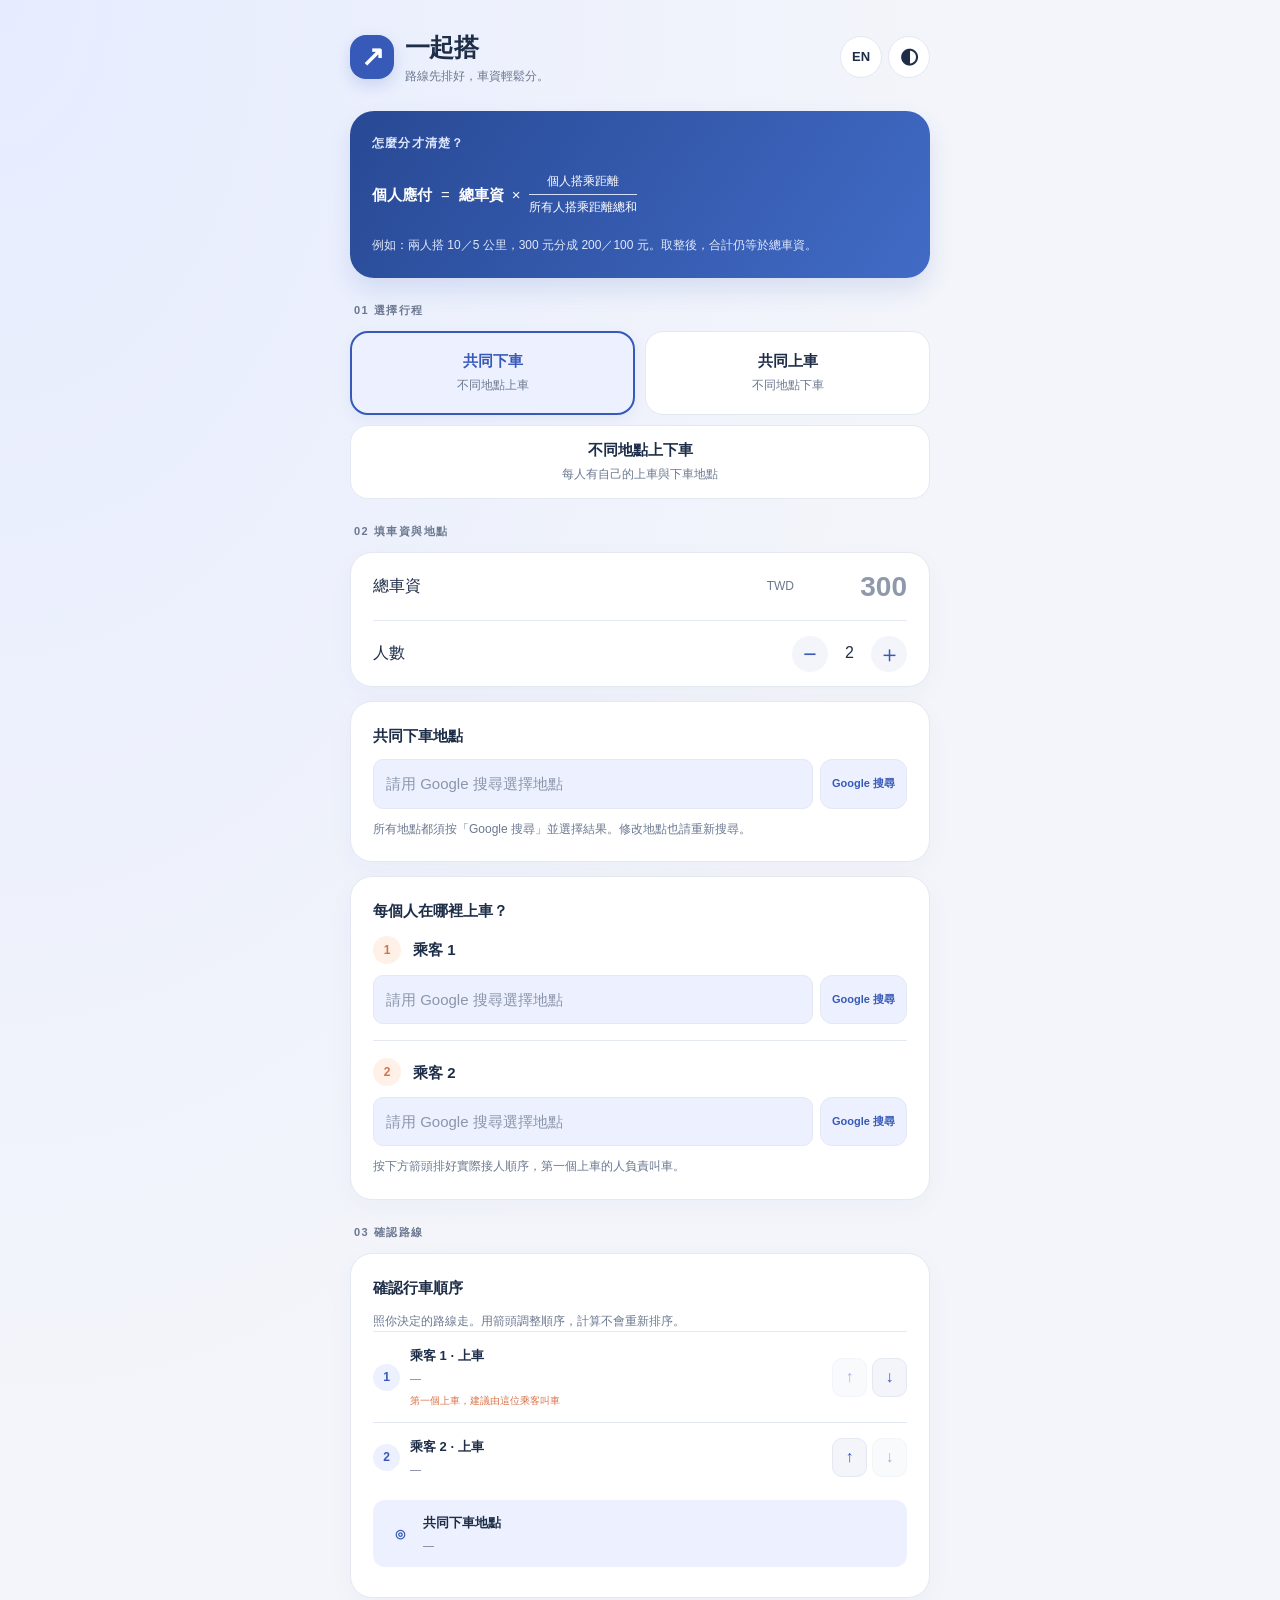
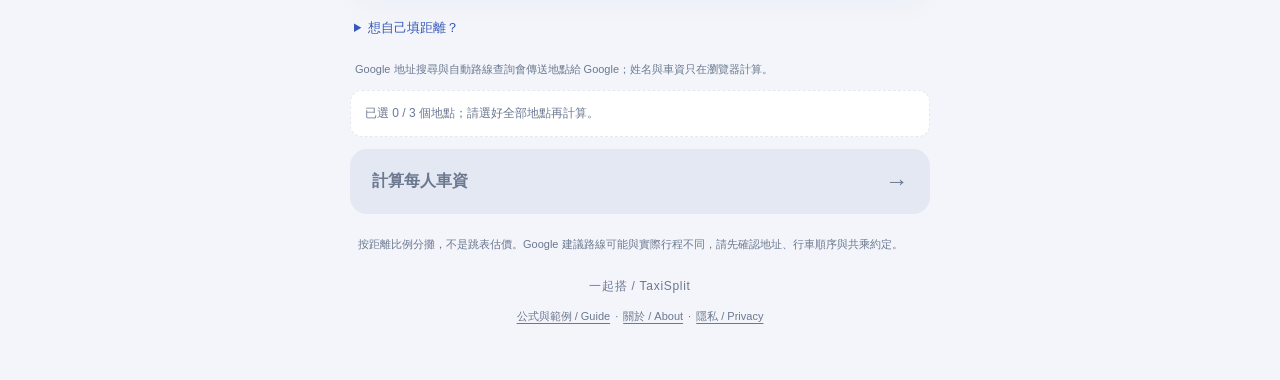
<file: index.html>
<!doctype html>
<html lang="zh-Hant">
<head>
<meta charset="utf-8"><meta name="viewport" content="width=device-width, initial-scale=1, viewport-fit=cover">
<meta name="description" content="輸入總車資、每人上下車地點，依搭乘距離比例分攤。支援三種共乘模式、英文及深色模式。">
<title>一起搭 · 計程車分帳</title>
<link rel="stylesheet" href="style.css?v=20261003mandatory">
<link rel="canonical" href="https://waisun1021.github.io/"><script async src="https://pagead2.googlesyndication.com/pagead/js/adsbygoogle.js?client=ca-pub-1344030783161319" crossorigin="anonymous"></script></head>
<body>
<main>
<header><div class="brand"><span class="brand-icon" aria-hidden="true">↗</span><div><h1 data-t="title">一起搭</h1><p data-t="tagline">計程車分帳，簡單算。</p></div></div><nav aria-label="偏好設定"><button id="language" type="button" aria-label="Switch to English">EN</button><button id="theme" type="button" aria-label="切換外觀">◐</button></nav></header>
<section id="calculator" class="formula" aria-labelledby="formula-title"><div class="eyebrow" id="formula-title" data-t="formulaTitle">怎麼分才清楚？</div><p class="equation"><strong data-t="formulaPay">個人應付</strong><span>=</span><span><b data-t="formulaTotal">總車資</b> × <span class="fraction"><span data-t="formulaTop">個人搭乘距離</span><span data-t="formulaBottom">所有人搭乘距離總和</span></span></span></p><p class="muted" data-t="formulaExample">例如：兩人搭 10／5 公里，300 元分成 200／100 元。取整後，合計仍等於總車資。</p></section>
<form id="trip" novalidate><p class="step-heading" data-t="chooseMode">01 選擇行程</p>
<fieldset class="mode"><legend class="sr-only" data-t="modeLegend">選擇行程模式</legend><label><input type="radio" name="mode" value="pickup" checked><span><b data-t="pickupTitle">共同下車</b><small data-t="pickupSub">不同地點上車</small></span></label><label><input type="radio" name="mode" value="dropoff"><span><b data-t="dropoffTitle">共同上車</b><small data-t="dropoffSub">不同地點下車</small></span></label><label class="mixed-mode"><input type="radio" name="mode" value="mixed"><span><b data-t="mixedTitle">不同地點上下車</b><small data-t="mixedSub">每人有自己的上車與下車地點</small></span></label></fieldset>
<p class="step-heading" data-t="fillTrip">02 填車資與地點</p><section class="card basics"><label class="fare"><span data-t="totalFare">總車資</span><span class="currency">TWD</span><input id="fare" type="text" inputmode="numeric" pattern="[0-9]*" placeholder="300" maxlength="7" autocomplete="off" aria-label="總車資，新臺幣整數"></label><div class="people"><span data-t="people">人數</span><div class="stepper"><button id="minus" type="button" aria-label="減少人數">−</button><output id="count">2</output><button id="plus" type="button" aria-label="增加人數">＋</button></div></div></section>
<section class="card" id="shared-card"><label for="shared" class="section-label" id="shared-label">共同下車地點</label><input id="shared" readonly type="text" maxlength="200" placeholder="請用 Google 搜尋選擇地點" autocomplete="off"><p class="hint" data-t="addressHint">所有地點都須按「Google 搜尋」並選擇結果。修改地點也請重新搜尋。</p></section>
<section class="card"><h2 id="person-heading">每個人在哪裡上車？</h2><div id="passengers"></div><p id="order-hint" class="hint">依實際上車順序填入，所有人都在共同目的地下車。</p></section>
<p class="step-heading" data-t="arrangeRoute">03 確認路線</p><section id="mixed-route" class="card route-plan"><h2 data-t="routeTitle">確認行車順序</h2><p class="hint" data-t="routeHelp">照你決定的路線走。用箭頭調整順序，計算不會重新排序。</p><div id="stop-list"></div></section><details id="distance-options" class="distance-options"><summary data-t="manualToggle">想自己填距離？</summary><label class="manual-switch"><input id="manual" type="checkbox"><span data-t="manualCheck">手動輸入每一段的公里數</span></label><p class="hint" data-t="manualHint">每段指相鄰兩個地點之間的距離，不是每人的全程距離。</p><div id="legs"></div></details>
<p class="privacy-note" id="network-note" data-t="networkNote">自動查詢使用 Google 地圖，地點會傳送給 Google；姓名與車資只在你的瀏覽器計算。</p>
<p id="selection-status" class="selection-status" role="status">請先透過 Google 搜尋選好所有地點。</p>
<button id="calculate" disabled class="primary" type="submit"><span data-t="calculate">計算每人車資</span><span aria-hidden="true">→</span></button>
<button id="cancel" type="button" class="cancel" hidden data-t="cancel">取消查詢</button>
<p id="error" class="error" role="alert" hidden></p>
</form>
<section id="results" class="card result-card" aria-labelledby="result-heading" aria-live="polite" hidden><div class="result-head"><div><span class="eyebrow" data-t="resultLabel">分帳結果</span><h2 id="result-heading" data-t="resultHeading">每個人應付多少？</h2></div><span class="checkmark" aria-hidden="true">✓</span></div><div class="caller"><span class="eyebrow" data-t="caller">建議叫車的人</span><strong id="caller-name"></strong><p class="hint" data-t="callerHint">依確認路線的第一個上車點決定；共同上車由大家約定。網站不會代叫車。</p></div><div id="result-rows"></div><div class="sum"><span data-t="sum">合計</span><strong id="result-total"></strong></div><p id="result-source" class="hint"></p><button id="share" type="button" class="secondary" data-t="share">分享結果</button><textarea id="share-fallback" class="share-fallback" rows="6" readonly hidden aria-label="可複製的分帳結果"></textarea><details class="route"><summary data-t="route">確認路線與地址</summary><div id="route-rows"></div></details></section>
<footer><p data-t="footer">按距離比例分攤，不是跳表估價。Google 建議路線可能與實際行程不同，請先確認地址、行車順序與共乘約定。</p><p class="foot-brand">一起搭 / TaxiSplit</p><p class="page-links"><a href="guide.html">公式與範例 / Guide</a> · <a href="about.html">關於 / About</a> · <a href="privacy.html">隱私 / Privacy</a></p></footer>
</main><dialog id="address-dialog" aria-labelledby="address-dialog-title"><div class="dialog-top"><h2 id="address-dialog-title" data-t="searchTitle">找到正確的上車／下車地址</h2><button id="address-close" type="button" aria-label="Close">×</button></div><p class="hint" data-t="searchHint">輸入城市、路名或地點，搜尋後選擇地址。只有搜尋文字不會更改已選地點；取消會保留原本選擇。</p><form id="address-search-form"><label for="address-query" class="sr-only" data-t="searchTitle">搜尋地址</label><input id="address-query" type="text" maxlength="200" autocomplete="off"><button id="address-search-button" type="submit" data-t="search">Google 搜尋</button></form><p id="address-status" role="status"></p><div id="address-results"></div></dialog>
<script src="fare.js"></script><script src="locations.js?v=20261003mandatory"></script><script src="app.js?v=20261003mandatory"></script>
</body></html>
</file>
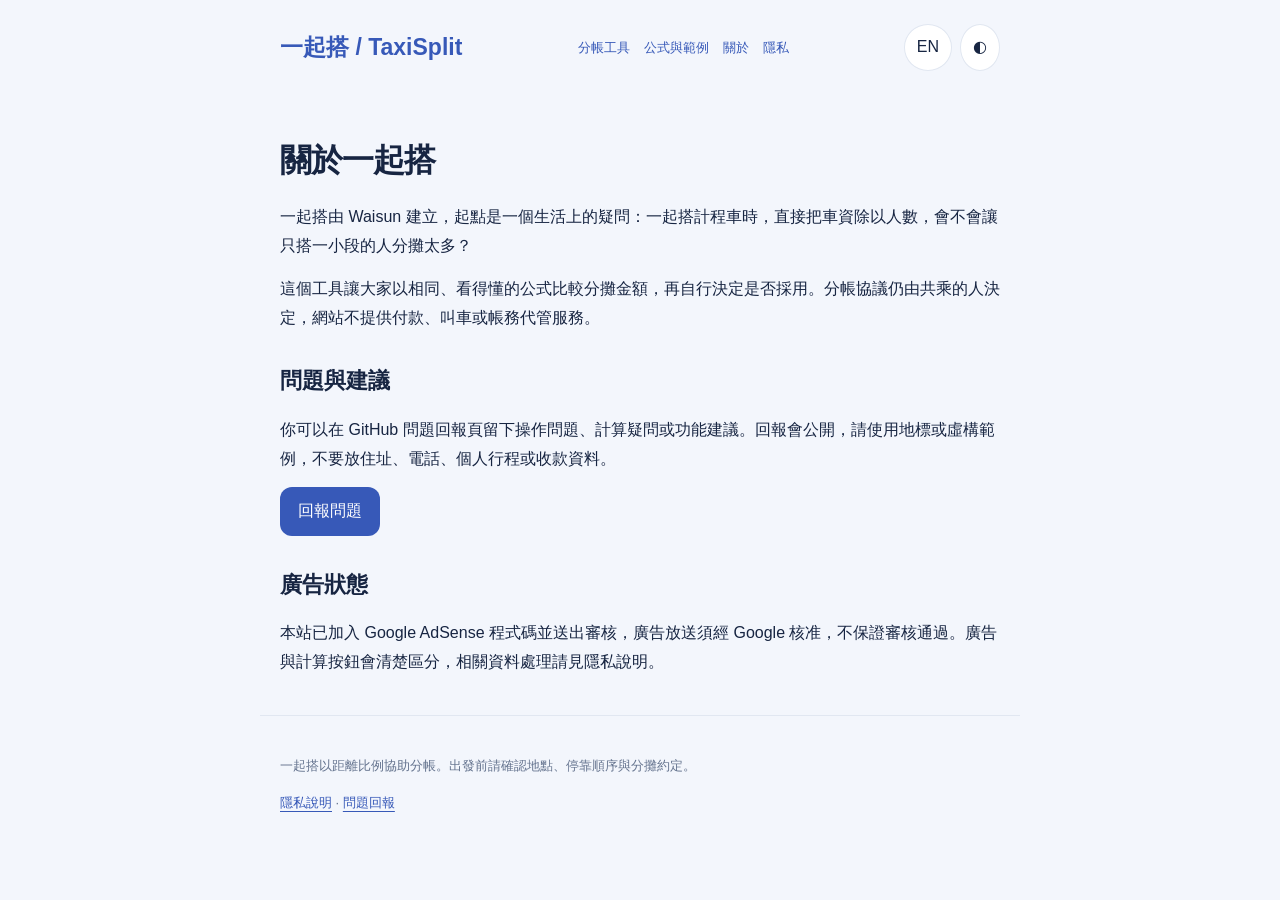
<file: about.html>
<!doctype html><html lang="zh-Hant"><head><meta charset="utf-8"><meta name="viewport" content="width=device-width,initial-scale=1"><meta name="description" content="一起搭：依實際搭乘距離比例分攤計程車費。三種共乘模式、Google 開車距離、英文與深色模式。"><title>關於 · 一起搭 TaxiSplit</title><link rel="canonical" href="https://waisun1021.github.io/about.html"><link rel="stylesheet" href="site.css?v=20261003"><script async src="https://pagead2.googlesyndication.com/pagead/js/adsbygoogle.js?client=ca-pub-1344030783161319" crossorigin="anonymous"></script></head><body><header><a href="index.html"><strong>一起搭 / TaxiSplit</strong></a><nav><a href="index.html#calculator"><span data-lang="zh">分帳工具</span><span data-lang="en" hidden>Calculator</span></a><a href="guide.html"><span data-lang="zh">公式與範例</span><span data-lang="en" hidden>Guide</span></a><a href="about.html"><span data-lang="zh">關於</span><span data-lang="en" hidden>About</span></a><a href="privacy.html"><span data-lang="zh">隱私</span><span data-lang="en" hidden>Privacy</span></a></nav><div class="preferences"><button id="language" aria-label="切換語言 / Change language">EN</button><button id="theme" aria-label="切換外觀 / Change appearance">◐</button></div></header><main class="content"><h1><span data-lang="zh">關於一起搭</span><span data-lang="en" hidden>About TaxiSplit</span></h1><p><span data-lang="zh">一起搭由 Waisun 建立，起點是一個生活上的疑問：一起搭計程車時，直接把車資除以人數，會不會讓只搭一小段的人分攤太多？</span><span data-lang="en" hidden>Waisun created TaxiSplit around an everyday question: when friends share a taxi, does an equal split make someone who rides only a short distance pay too much?</span></p><p><span data-lang="zh">這個工具讓大家以相同、看得懂的公式比較分攤金額，再自行決定是否採用。分帳協議仍由共乘的人決定，網站不提供付款、叫車或帳務代管服務。</span><span data-lang="en" hidden>The tool gives everyone a visible formula and comparable shares. Passengers choose their own agreement. The website does not provide payment processing, taxi booking or account management.</span></p><h2><span data-lang="zh">問題與建議</span><span data-lang="en" hidden>Questions and feedback</span></h2><p><span data-lang="zh">你可以在 GitHub 問題回報頁留下操作問題、計算疑問或功能建議。回報會公開，請使用地標或虛構範例，不要放住址、電話、個人行程或收款資料。</span><span data-lang="en" hidden>You can report a bug or suggest a feature on GitHub. Reports are public. Use landmarks or fictional examples; do not post home addresses, phone numbers, personal trips or payment details.</span></p><a class="button" href="https://github.com/Waisun1021/Waisun1021.github.io/issues"><span data-lang="zh">回報問題</span><span data-lang="en" hidden>Report an issue</span></a><h2><span data-lang="zh">廣告狀態</span><span data-lang="en" hidden>Advertising status</span></h2><p><span data-lang="zh">本站已加入 Google AdSense 程式碼並送出審核，廣告放送須經 Google 核准，不保證審核通過。廣告與計算按鈕會清楚區分，相關資料處理請見隱私說明。</span><span data-lang="en" hidden>The site loads Google AdSense code and has requested review. Ad serving requires Google approval, which is not guaranteed. Ads will remain distinguishable from calculator controls. See the privacy notice for data handling.</span></p></main><footer><p><span data-lang="zh">一起搭以距離比例協助分帳。出發前請確認地點、停靠順序與分攤約定。</span><span data-lang="en" hidden>TaxiSplit helps divide a fare by ride distance. Agree on the stops and sharing rule before travelling.</span></p><a href="privacy.html"><span data-lang="zh">隱私說明</span><span data-lang="en" hidden>Privacy notice</span></a> · <a href="https://github.com/Waisun1021/Waisun1021.github.io/issues"><span data-lang="zh">問題回報</span><span data-lang="en" hidden>Report an issue</span></a></footer><script src="site.js"></script></body></html>
</file>
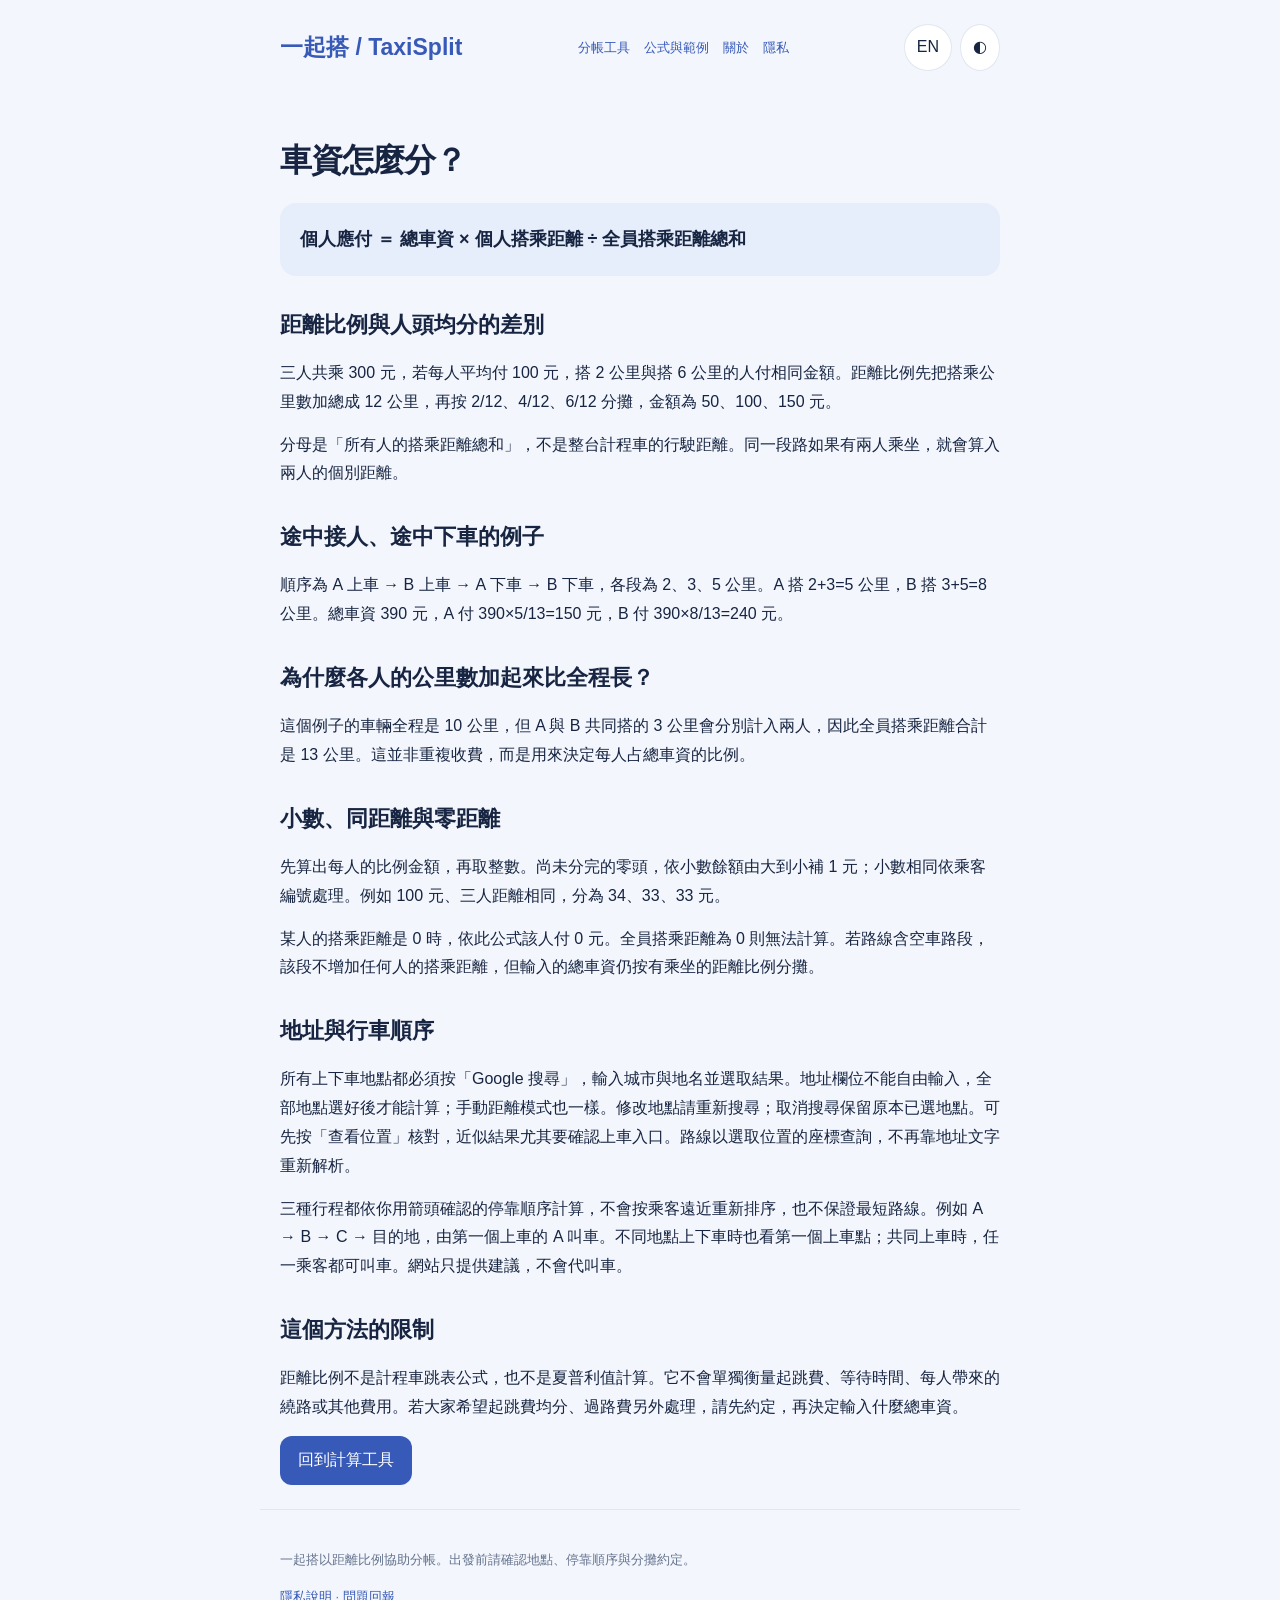
<file: guide.html>
<!doctype html><html lang="zh-Hant"><head><meta charset="utf-8"><meta name="viewport" content="width=device-width,initial-scale=1"><meta name="description" content="一起搭：依實際搭乘距離比例分攤計程車費。三種共乘模式、Google 開車距離、英文與深色模式。"><title>公式與範例 · 一起搭 TaxiSplit</title><link rel="canonical" href="https://waisun1021.github.io/guide.html"><link rel="stylesheet" href="site.css?v=20261003"><script async src="https://pagead2.googlesyndication.com/pagead/js/adsbygoogle.js?client=ca-pub-1344030783161319" crossorigin="anonymous"></script></head><body><header><a href="index.html"><strong>一起搭 / TaxiSplit</strong></a><nav><a href="index.html#calculator"><span data-lang="zh">分帳工具</span><span data-lang="en" hidden>Calculator</span></a><a href="guide.html"><span data-lang="zh">公式與範例</span><span data-lang="en" hidden>Guide</span></a><a href="about.html"><span data-lang="zh">關於</span><span data-lang="en" hidden>About</span></a><a href="privacy.html"><span data-lang="zh">隱私</span><span data-lang="en" hidden>Privacy</span></a></nav><div class="preferences"><button id="language" aria-label="切換語言 / Change language">EN</button><button id="theme" aria-label="切換外觀 / Change appearance">◐</button></div></header><main class="content"><h1><span data-lang="zh">車資怎麼分？</span><span data-lang="en" hidden>How is the fare split?</span></h1><div class="formula"><span data-lang="zh">個人應付 ＝ 總車資 × 個人搭乘距離 ÷ 全員搭乘距離總和</span><span data-lang="en" hidden>You pay = total fare × your ride distance ÷ everyone’s combined ride distance</span></div><h2><span data-lang="zh">距離比例與人頭均分的差別</span><span data-lang="en" hidden>Distance sharing versus equal sharing</span></h2><p><span data-lang="zh">三人共乘 300 元，若每人平均付 100 元，搭 2 公里與搭 6 公里的人付相同金額。距離比例先把搭乘公里數加總成 12 公里，再按 2/12、4/12、6/12 分攤，金額為 50、100、150 元。</span><span data-lang="en" hidden>For three people sharing a TWD 300 fare, an equal split charges TWD 100 each. Distance sharing totals 2 + 4 + 6 = 12 rider-km, then applies shares of 2/12, 4/12 and 6/12: TWD 50, 100 and 150.</span></p><p><span data-lang="zh">分母是「所有人的搭乘距離總和」，不是整台計程車的行駛距離。同一段路如果有兩人乘坐，就會算入兩人的個別距離。</span><span data-lang="en" hidden>The denominator is the sum of all passengers’ ride distances, not the taxi’s route length. A shared segment contributes to each passenger who rides it.</span></p><h2><span data-lang="zh">途中接人、途中下車的例子</span><span data-lang="en" hidden>An example with staggered pickups and drop-offs</span></h2><p><span data-lang="zh">順序為 A 上車 → B 上車 → A 下車 → B 下車，各段為 2、3、5 公里。A 搭 2+3=5 公里，B 搭 3+5=8 公里。總車資 390 元，A 付 390×5/13=150 元，B 付 390×8/13=240 元。</span><span data-lang="en" hidden>The stops are A pickup → B pickup → A drop-off → B drop-off, with segments of 2, 3 and 5 km. A rides 5 km and B rides 8 km. For a TWD 390 fare, A pays 390×5/13 = TWD 150 and B pays 390×8/13 = TWD 240.</span></p><h2><span data-lang="zh">為什麼各人的公里數加起來比全程長？</span><span data-lang="en" hidden>Why can total rider distance exceed the route length?</span></h2><p><span data-lang="zh">這個例子的車輛全程是 10 公里，但 A 與 B 共同搭的 3 公里會分別計入兩人，因此全員搭乘距離合計是 13 公里。這並非重複收費，而是用來決定每人占總車資的比例。</span><span data-lang="en" hidden>The taxi travels 10 km, but both A and B ride the shared 3 km, so the sum of rider distances is 13 km. This determines their proportions of one total fare; it does not add another fare.</span></p><h2><span data-lang="zh">小數、同距離與零距離</span><span data-lang="en" hidden>Rounding, ties and zero distance</span></h2><p><span data-lang="zh">先算出每人的比例金額，再取整數。尚未分完的零頭，依小數餘額由大到小補 1 元；小數相同依乘客編號處理。例如 100 元、三人距離相同，分為 34、33、33 元。</span><span data-lang="en" hidden>Shares are calculated first, then rounded to whole dollars. Leftover dollars go to the largest fractional remainders; ties follow passenger order. TWD 100 split across three equal rides becomes 34, 33 and 33.</span></p><p><span data-lang="zh">某人的搭乘距離是 0 時，依此公式該人付 0 元。全員搭乘距離為 0 則無法計算。若路線含空車路段，該段不增加任何人的搭乘距離，但輸入的總車資仍按有乘坐的距離比例分攤。</span><span data-lang="en" hidden>A zero-distance rider pays zero under this rule. If every ride is zero, the split cannot be calculated. Empty-taxi segments do not contribute to anyone’s ride distance, but the entered total fare is still allocated across the nonzero rides.</span></p><h2><span data-lang="zh">地址與行車順序</span><span data-lang="en" hidden>Addresses and stop order</span></h2><p><span data-lang="zh">所有上下車地點都必須按「Google 搜尋」，輸入城市與地名並選取結果。地址欄位不能自由輸入，全部地點選好後才能計算；手動距離模式也一樣。修改地點請重新搜尋；取消搜尋保留原本已選地點。可先按「查看位置」核對，近似結果尤其要確認上車入口。路線以選取位置的座標查詢，不再靠地址文字重新解析。</span><span data-lang="en" hidden>Every pickup and drop-off must be selected from Google search results. Address fields are read-only; all places must be selected before calculation, including manual-distance mode. Search again to change a place. Cancelling keeps the previous selection. View the location and check approximate matches and pickup entrances. Routes use the selected coordinates rather than parsing address text again.</span></p><p><span data-lang="zh">三種行程都依你用箭頭確認的停靠順序計算，不會按乘客遠近重新排序，也不保證最短路線。例如 A → B → C → 目的地，由第一個上車的 A 叫車。不同地點上下車時也看第一個上車點；共同上車時，任一乘客都可叫車。網站只提供建議，不會代叫車。</span><span data-lang="en" hidden>All three modes follow the stop order you confirm with the arrows. Stops are not reordered by rider distance, and the route is not guaranteed to be shortest. For A → B → C → destination, A is the suggested booker. Mixed trips also use the first pickup; for a shared pickup, anyone can book. The site does not book a taxi.</span></p><h2><span data-lang="zh">這個方法的限制</span><span data-lang="en" hidden>Limitations of this method</span></h2><p><span data-lang="zh">距離比例不是計程車跳表公式，也不是夏普利值計算。它不會單獨衡量起跳費、等待時間、每人帶來的繞路或其他費用。若大家希望起跳費均分、過路費另外處理，請先約定，再決定輸入什麼總車資。</span><span data-lang="en" hidden>Distance sharing is not a taxi meter calculation or a Shapley-value allocation. It does not separately price the base fare, waiting, individual detours or tolls. If you want a different agreement for those costs, decide together before entering the fare.</span></p><a class="button" href="index.html#calculator"><span data-lang="zh">回到計算工具</span><span data-lang="en" hidden>Open the calculator</span></a></main><footer><p><span data-lang="zh">一起搭以距離比例協助分帳。出發前請確認地點、停靠順序與分攤約定。</span><span data-lang="en" hidden>TaxiSplit helps divide a fare by ride distance. Agree on the stops and sharing rule before travelling.</span></p><a href="privacy.html"><span data-lang="zh">隱私說明</span><span data-lang="en" hidden>Privacy notice</span></a> · <a href="https://github.com/Waisun1021/Waisun1021.github.io/issues"><span data-lang="zh">問題回報</span><span data-lang="en" hidden>Report an issue</span></a></footer><script src="site.js"></script></body></html>
</file>
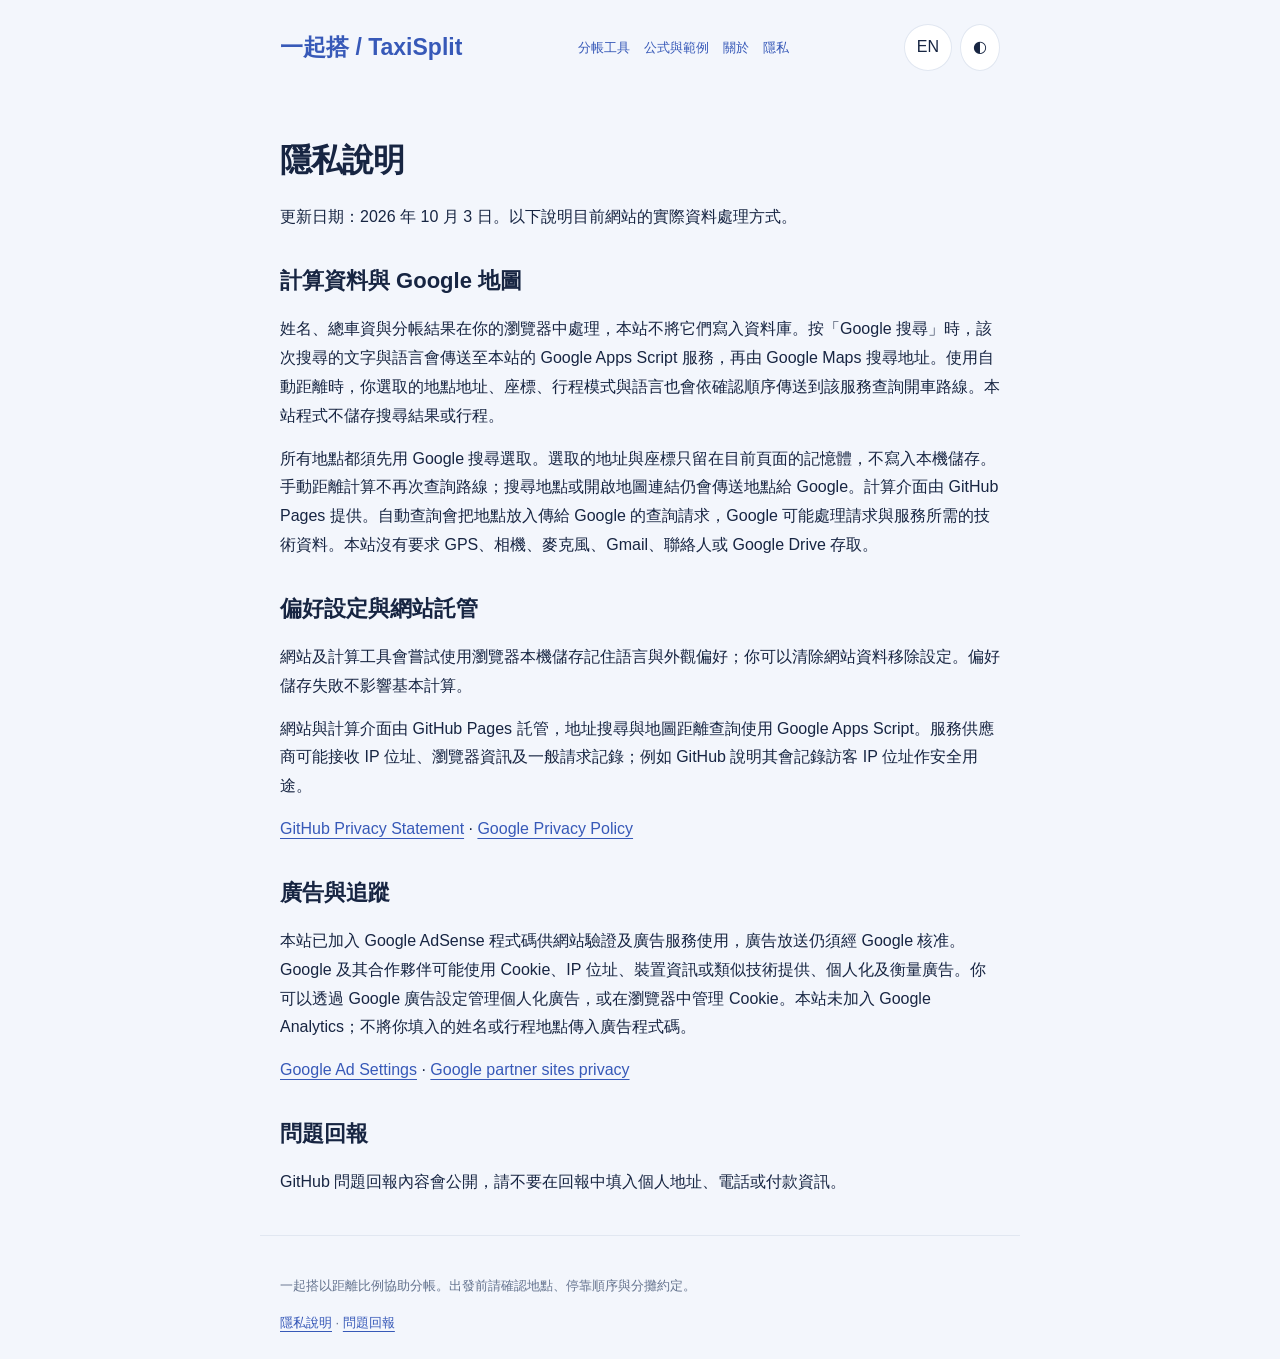
<file: privacy.html>
<!doctype html><html lang="zh-Hant"><head><meta charset="utf-8"><meta name="viewport" content="width=device-width,initial-scale=1"><meta name="description" content="一起搭：依實際搭乘距離比例分攤計程車費。三種共乘模式、Google 開車距離、英文與深色模式。"><title>隱私說明 · 一起搭 TaxiSplit</title><link rel="canonical" href="https://waisun1021.github.io/privacy.html"><link rel="stylesheet" href="site.css?v=20261003"><script async src="https://pagead2.googlesyndication.com/pagead/js/adsbygoogle.js?client=ca-pub-1344030783161319" crossorigin="anonymous"></script></head><body><header><a href="index.html"><strong>一起搭 / TaxiSplit</strong></a><nav><a href="index.html#calculator"><span data-lang="zh">分帳工具</span><span data-lang="en" hidden>Calculator</span></a><a href="guide.html"><span data-lang="zh">公式與範例</span><span data-lang="en" hidden>Guide</span></a><a href="about.html"><span data-lang="zh">關於</span><span data-lang="en" hidden>About</span></a><a href="privacy.html"><span data-lang="zh">隱私</span><span data-lang="en" hidden>Privacy</span></a></nav><div class="preferences"><button id="language" aria-label="切換語言 / Change language">EN</button><button id="theme" aria-label="切換外觀 / Change appearance">◐</button></div></header><main class="content"><h1><span data-lang="zh">隱私說明</span><span data-lang="en" hidden>Privacy notice</span></h1><p><span data-lang="zh">更新日期：2026 年 10 月 3 日。以下說明目前網站的實際資料處理方式。</span><span data-lang="en" hidden>Updated October 3, 2026. This notice describes the site’s current data handling.</span></p><h2><span data-lang="zh">計算資料與 Google 地圖</span><span data-lang="en" hidden>Calculator data and Google Maps</span></h2><p><span data-lang="zh">姓名、總車資與分帳結果在你的瀏覽器中處理，本站不將它們寫入資料庫。按「Google 搜尋」時，該次搜尋的文字與語言會傳送至本站的 Google Apps Script 服務，再由 Google Maps 搜尋地址。使用自動距離時，你選取的地點地址、座標、行程模式與語言也會依確認順序傳送到該服務查詢開車路線。本站程式不儲存搜尋結果或行程。</span><span data-lang="en" hidden>Names, fares and allocations are processed in your browser and are not written to a site database. Pressing Google search sends that search’s text and language to the site’s Google Apps Script service for Google Maps address results. Automatic distance requests also send the addresses and coordinates of your selected ordered stops, trip mode and language to that service for driving routes. The site code does not store search results or trips.</span></p><p><span data-lang="zh">所有地點都須先用 Google 搜尋選取。選取的地址與座標只留在目前頁面的記憶體，不寫入本機儲存。手動距離計算不再次查詢路線；搜尋地點或開啟地圖連結仍會傳送地點給 Google。計算介面由 GitHub Pages 提供。自動查詢會把地點放入傳給 Google 的查詢請求，Google 可能處理請求與服務所需的技術資料。本站沒有要求 GPS、相機、麥克風、Gmail、聯絡人或 Google Drive 存取。</span><span data-lang="en" hidden>Every place must first be selected through Google search. Selected addresses and coordinates stay in the current page’s memory, not local storage. Manual distance calculations do not make another route query. Place searches and map links still send places to Google. GitHub Pages serves the calculator directly. Automatic queries include stops in requests to Google, which may process technical information needed to deliver its services. The site does not request GPS, camera, microphone, Gmail, contacts or Drive access.</span></p><h2><span data-lang="zh">偏好設定與網站託管</span><span data-lang="en" hidden>Preferences and hosting</span></h2><p><span data-lang="zh">網站及計算工具會嘗試使用瀏覽器本機儲存記住語言與外觀偏好；你可以清除網站資料移除設定。偏好儲存失敗不影響基本計算。</span><span data-lang="en" hidden>The website and calculator try to store language and appearance preferences locally in your browser. Clear site data to remove them. Basic calculations remain available if preference storage fails.</span></p><p><span data-lang="zh">網站與計算介面由 GitHub Pages 託管，地址搜尋與地圖距離查詢使用 Google Apps Script。服務供應商可能接收 IP 位址、瀏覽器資訊及一般請求記錄；例如 GitHub 說明其會記錄訪客 IP 位址作安全用途。</span><span data-lang="en" hidden>GitHub Pages hosts the website and calculator interface; address searches and map distance queries use Google Apps Script. Providers may receive IP addresses, browser information and request logs. GitHub states that it logs visitor IP addresses for security purposes.</span></p><p><a href="https://docs.github.com/en/site-policy/privacy-policies/github-general-privacy-statement">GitHub Privacy Statement</a> · <a href="https://policies.google.com/privacy">Google Privacy Policy</a></p><h2><span data-lang="zh">廣告與追蹤</span><span data-lang="en" hidden>Advertising and tracking</span></h2><p><span data-lang="zh">本站已加入 Google AdSense 程式碼供網站驗證及廣告服務使用，廣告放送仍須經 Google 核准。Google 及其合作夥伴可能使用 Cookie、IP 位址、裝置資訊或類似技術提供、個人化及衡量廣告。你可以透過 Google 廣告設定管理個人化廣告，或在瀏覽器中管理 Cookie。本站未加入 Google Analytics；不將你填入的姓名或行程地點傳入廣告程式碼。</span><span data-lang="en" hidden>The site loads Google AdSense code for verification and advertising services; ad serving requires Google approval. Google and its partners may use cookies, IP addresses, device information or similar technologies to provide, personalize and measure ads. Manage personalization through Google Ad Settings and cookies through your browser. The site does not use Google Analytics or pass entered passenger names or trip stops into advertising code.</span></p><p><a href="https://myadcenter.google.com/">Google Ad Settings</a> · <a href="https://policies.google.com/technologies/partner-sites">Google partner sites privacy</a></p><h2><span data-lang="zh">問題回報</span><span data-lang="en" hidden>Issue reports</span></h2><p><span data-lang="zh">GitHub 問題回報內容會公開，請不要在回報中填入個人地址、電話或付款資訊。</span><span data-lang="en" hidden>GitHub issue reports are public. Do not include personal addresses, phone numbers or payment information in a report.</span></p></main><footer><p><span data-lang="zh">一起搭以距離比例協助分帳。出發前請確認地點、停靠順序與分攤約定。</span><span data-lang="en" hidden>TaxiSplit helps divide a fare by ride distance. Agree on the stops and sharing rule before travelling.</span></p><a href="privacy.html"><span data-lang="zh">隱私說明</span><span data-lang="en" hidden>Privacy notice</span></a> · <a href="https://github.com/Waisun1021/Waisun1021.github.io/issues"><span data-lang="zh">問題回報</span><span data-lang="en" hidden>Report an issue</span></a></footer><script src="site.js"></script></body></html>
</file>
<file: style.css>
:root{color-scheme:light;--bg:#f5f6f3;--paper:#fff;--ink:#182821;--muted:#65756b;--line:#e6ebe6;--green:#145b46;--soft:#e9f4ed;--button-ink:#fff;--error:#b32d28;--shadow:0 4px 24px #152a1610}*{box-sizing:border-box}body{margin:0;background:var(--bg);color:var(--ink);font:16px/1.55 -apple-system,BlinkMacSystemFont,"Segoe UI",sans-serif}main{max-width:560px;margin:auto;padding:24px 20px 32px}header{display:flex;justify-content:space-between;align-items:center;margin-bottom:24px}.brand{display:flex;gap:11px;align-items:center}.brand-icon{width:44px;height:44px;display:grid;place-items:center;border-radius:15px;background:var(--green);color:var(--button-ink);font-size:28px;font-weight:700}h1{font-size:22px;margin:0;letter-spacing:-.7px}.brand p{margin:0;font-size:12px;color:var(--muted)}nav{display:flex;gap:6px}button,input,textarea{font:inherit}button{cursor:pointer;touch-action:manipulation}nav button{height:42px;min-width:42px;border:1px solid var(--line);background:var(--paper);color:var(--ink);border-radius:50%;font-size:13px;font-weight:700}nav #theme{font-size:21px}button:focus-visible,input:focus-visible,summary:focus-visible{outline:3px solid var(--green);outline-offset:3px}button:disabled{cursor:default;opacity:.45}.formula{padding:20px;background:var(--soft);border-radius:20px;margin-bottom:22px}.eyebrow{color:var(--green);font-size:12px;letter-spacing:1px;font-weight:750}.equation{display:flex;align-items:center;gap:9px;font-size:14px;margin:16px 0}.equation>span:last-child{display:flex;align-items:center;gap:8px}.equation strong,.equation b{white-space:nowrap}.fraction{display:inline-flex;flex-direction:column;text-align:center;font-size:12px;line-height:1.75}.fraction>span:first-child{border-bottom:1px solid var(--green);padding-bottom:2px}.fraction>span:last-child{padding-top:2px}.muted{font-size:12px;color:var(--muted);margin:0}.mode{border:0;margin:0 0 20px;padding:0;display:grid;grid-template-columns:1fr 1fr;gap:10px}.mode label{position:relative;cursor:pointer}.mode input{position:absolute;opacity:0;width:1px;height:1px}.mode label>span{display:block;padding:12px 8px;border:1px solid var(--line);border-radius:16px;background:var(--paper);text-align:center}.mode b{display:block;font-size:16px}.mode small{font-size:12px;color:var(--muted)}.mode input:checked+span{border:2px solid var(--green);padding:11px 7px;background:var(--soft);color:var(--green)}.mode input:focus-visible+span{outline:3px solid var(--green);outline-offset:3px}.card{padding:20px;background:var(--paper);border:1px solid var(--line);border-radius:20px;box-shadow:var(--shadow);margin-bottom:16px}.basics{padding:0 20px}.fare{display:flex;align-items:center;gap:8px;min-height:65px;border-bottom:1px solid var(--line)}.fare>span:first-child{flex:1;white-space:nowrap}.currency{font-size:12px;color:var(--muted)}input[type=text],input[type=number],textarea{width:100%;background:var(--bg);border:1px solid var(--line);border-radius:10px;color:var(--ink);padding:12px;min-width:0}input::placeholder{color:var(--muted);opacity:.75}.fare input{width:105px;border:0;background:transparent;text-align:right;padding-right:0;font-size:24px;font-weight:650}.people{display:flex;justify-content:space-between;align-items:center;min-height:65px}.stepper{display:flex;align-items:center;gap:14px}.stepper button{width:36px;height:36px;border-radius:50%;border:0;background:var(--bg);color:var(--green);font-size:23px}.stepper output{min-width:15px;text-align:center;font-variant-numeric:tabular-nums}.section-label,h2{display:block;font-size:14px;font-weight:650;margin:0 0 12px}.hint{font-size:12px;line-height:1.55;color:var(--muted);margin:10px 0 0}.passenger+.passenger{border-top:1px solid var(--line);margin-top:16px;padding-top:16px}.passenger-title{display:flex;align-items:center;gap:8px;margin-bottom:9px}.number{background:var(--soft);color:var(--green);width:25px;height:25px;display:grid;place-items:center;border-radius:50%;font-size:12px;font-weight:700}.passenger .name{background:none;border:0;padding:4px;max-width:200px;font-size:13px}.passenger .name::placeholder{opacity:1;color:var(--ink)}.distance-options{margin:16px 4px}summary{cursor:pointer;color:var(--green);font-size:13px;padding:4px 0}.manual-switch{display:flex;gap:8px;font-size:13px;margin:10px 0}.manual-switch input{accent-color:var(--green)}.leg{display:grid;grid-template-columns:minmax(0,1fr) 86px 24px;gap:8px;align-items:center;margin-top:10px;font-size:12px}.leg label{overflow-wrap:anywhere}.leg input{padding:10px}.privacy-note{color:var(--muted);font-size:11px;line-height:1.6;margin:18px 5px 12px}.primary{display:flex;align-items:center;justify-content:space-between;width:100%;border:0;border-radius:15px;background:var(--green);color:var(--button-ink);font-weight:650;padding:15px 22px;min-height:54px}.primary>span:last-child{font-size:23px}.cancel{display:block;margin:8px auto;background:none;border:0;color:var(--green);font-size:13px;padding:8px}.error{background:var(--paper);border:1px solid var(--error);border-radius:12px;padding:12px;font-size:13px;color:var(--error)}.result-card{margin-top:24px;scroll-margin-top:20px}.result-head{display:flex;justify-content:space-between;align-items:center;margin-bottom:8px}.result-head h2{font-size:20px;margin:4px 0}.checkmark{width:34px;height:34px;border-radius:50%;display:grid;place-items:center;background:var(--soft);color:var(--green)}.result-row{display:flex;justify-content:space-between;gap:10px;align-items:center;padding:16px 0;border-bottom:1px solid var(--line)}.result-row b{font-size:14px;overflow-wrap:anywhere}.result-row small{display:block;color:var(--muted);font-size:12px}.amount{font-size:23px;font-weight:750;color:var(--green);white-space:nowrap;font-variant-numeric:tabular-nums}.sum{display:flex;justify-content:space-between;margin-top:16px;font-size:14px}.sum strong{font-variant-numeric:tabular-nums}.secondary{width:100%;background:var(--soft);color:var(--green);border:0;border-radius:12px;padding:12px;margin-top:16px;font-weight:600}.route{border-top:1px solid var(--line);margin-top:20px;padding-top:12px}.route-row{margin:12px 0;font-size:12px;color:var(--muted);overflow-wrap:anywhere}.route-row a{color:var(--green);text-underline-offset:3px}.share-fallback{margin-top:12px;font-size:12px}footer{margin:22px 8px 0;font-size:11px;color:var(--muted)}.foot-brand{text-align:center;margin-top:24px;font-size:12px;letter-spacing:.7px}.sr-only{position:absolute;width:1px;height:1px;margin:-1px;padding:0;overflow:hidden;clip:rect(0,0,0,0);white-space:nowrap;border:0}[hidden]{display:none!important}[data-theme=dark]{color-scheme:dark;--bg:#101612;--paper:#1a231d;--ink:#edf2ed;--muted:#a1b2a6;--line:#303c33;--green:#88d4ae;--soft:#22392c;--button-ink:#10251a;--error:#ff9b94;--shadow:none}@media(prefers-color-scheme:dark){:root:not([data-theme=light]){color-scheme:dark;--bg:#101612;--paper:#1a231d;--ink:#edf2ed;--muted:#a1b2a6;--line:#303c33;--green:#88d4ae;--soft:#22392c;--button-ink:#10251a;--error:#ff9b94;--shadow:none}}@media(max-width:370px){main{padding:18px 12px}.formula,.card{padding:16px}.basics{padding:0 16px}.equation{font-size:12px;gap:6px}.fraction{font-size:10px}.mode b{font-size:14px}.amount{font-size:20px}}@media(prefers-reduced-motion:reduce){*{scroll-behavior:auto!important}}

.caller{padding:16px;margin:16px 0;border:1px solid var(--line);border-radius:16px;background:var(--bg)}.caller strong{display:block;font-size:22px;margin-top:6px}.caller .hint{margin-bottom:0}

.mode .mixed-mode{grid-column:1/-1}.stop-item{display:flex;align-items:center;gap:6px;border-top:1px solid var(--line);padding:12px 0}.stop-description{flex:1;min-width:0;font-size:13px;overflow-wrap:anywhere}.stop-description small{display:block;color:var(--muted)}.stop-item button{width:38px;height:38px;border:1px solid var(--line);border-radius:10px;background:var(--bg);color:var(--green)}.mixed-field{display:block;font-size:12px;color:var(--muted);margin:8px 0 4px}
/* A calm blue canvas, warm accents and a single-column mobile trip flow. */
:root{--bg:#f3f5fa;--paper:#fff;--ink:#1e2e48;--muted:#6b7890;--line:#e3e8f2;--green:#3759b8;--soft:#edf1ff;--button-ink:#fff;--shadow:0 8px 28px #24478108;--glow:#e6ecff;--accent:#d87349}body{background:radial-gradient(ellipse at top left,var(--glow) 0,transparent 52%),var(--bg)}main{max-width:620px;padding:28px 20px 44px}header{margin-bottom:26px}.brand-icon{background:#3759b8;color:#fff;border-radius:16px;box-shadow:0 6px 16px #3759b830}h1{font-size:25px}.brand p{font-size:12px}.formula{background:linear-gradient(125deg,#284994,#416bc6);color:#fff;padding:23px 22px;border-radius:24px;box-shadow:0 12px 24px #3759b824}.formula .eyebrow{color:#dfe8ff;letter-spacing:1.2px}.formula .muted{color:#e0e8fb}.formula .fraction>span:first-child{border-color:#d2dfff}.equation{font-size:15px;margin:18px 0}.step-heading{font-size:11px;letter-spacing:1.5px;text-transform:uppercase;color:var(--muted);font-weight:750;margin:24px 4px 12px}.mode{gap:10px;margin-bottom:22px}.mode label>span{border-radius:18px;padding:17px 10px;min-height:83px}.mode input:checked+span{padding:16px 9px;border-color:var(--green);box-shadow:0 4px 14px #3759b812}.mode b{font-size:15px}.mode .mixed-mode>span{min-height:0;padding:12px}.mode .mixed-mode input:checked+span{padding:11px}.card{border-radius:22px;padding:22px;margin-bottom:14px}.basics{padding:0 22px}.fare input{font-size:28px}.section-label,h2{font-size:15px}.hint{font-size:12px;line-height:1.7}.passenger-title .number{width:28px;height:28px;background:#fff1e8;color:var(--accent)}.passenger .name{font-size:15px;font-weight:650}.address-input{display:flex;align-items:stretch;gap:7px}.address-input input{flex:1;min-width:0;font-size:15px;padding:12px}.address-search{flex-shrink:0;background:var(--soft);color:var(--green);border:1px solid var(--line);border-radius:12px;padding:8px 11px;font-size:11px;font-weight:700;max-width:87px}.selected-address{display:block;margin:6px 2px;color:var(--green);font-size:11px}.route-plan{background:var(--paper)}.stop-item{padding:14px 0;gap:10px}.stop-item .number{flex-shrink:0;width:27px;height:27px}.stop-description b{font-size:13px}.stop-description small{font-size:11px;margin-top:4px}.stop-description em{display:block;font-style:normal;font-size:10px;color:var(--accent);margin-top:5px}.move-buttons{display:flex;gap:5px}.stop-item button{flex-shrink:0;width:35px;height:39px}.fixed-stop{background:var(--soft);border:0;border-radius:12px;padding:13px;margin:8px 0}.primary{background:#3759b8;color:#fff;border-radius:17px;min-height:58px;box-shadow:0 7px 20px #3759b825}.caller{background:var(--soft);border:0;border-left:3px solid var(--accent);border-radius:13px}.caller strong{font-size:20px}.result-head h2{font-size:23px}.amount{font-size:25px}.page-links{display:flex;flex-wrap:wrap;justify-content:center;gap:5px;font-size:11px}.page-links a{color:var(--muted);text-underline-offset:3px}dialog{width:calc(100% - 28px);max-width:540px;background:var(--paper);color:var(--ink);border:1px solid var(--line);border-radius:24px;padding:24px;box-shadow:0 24px 80px #0d204a45;max-height:85dvh;overflow:auto}dialog::backdrop{background:#17284488;backdrop-filter:blur(3px)}.dialog-top{display:flex;gap:12px;align-items:flex-start;justify-content:space-between}.dialog-top h2{font-size:19px;margin:0}.dialog-top button{border:0;background:var(--bg);color:var(--ink);border-radius:50%;min-width:34px;height:34px;font-size:23px}#address-search-form{display:flex;gap:8px;margin-top:20px}#address-query{min-width:0;font-size:16px}#address-search-button{border:0;border-radius:12px;padding:10px 12px;background:var(--green);color:var(--button-ink);font-size:12px;font-weight:700;flex-shrink:0}#address-status{font-size:12px;color:var(--muted)}.address-option{border:1px solid var(--line);border-radius:16px;padding:15px;margin:12px 0}.address-option p{font-size:14px;overflow-wrap:anywhere;margin:0 0 12px}.address-option small{display:block;color:var(--accent);margin-bottom:12px}.address-option>div{display:flex;align-items:center;justify-content:space-between;gap:10px}.address-option a{font-size:12px;color:var(--green)}.address-option button{background:var(--soft);color:var(--green);border:0;border-radius:10px;padding:10px 12px;font-size:12px;font-weight:700}[data-theme=dark]{--bg:#121a2a;--paper:#1b263b;--ink:#eef3ff;--muted:#a6b4cc;--line:#34425b;--green:#a4bbff;--soft:#293753;--button-ink:#182640;--shadow:none;--glow:#182844;--accent:#ffa77f}@media(prefers-color-scheme:dark){:root:not([data-theme=light]){--bg:#121a2a;--paper:#1b263b;--ink:#eef3ff;--muted:#a6b4cc;--line:#34425b;--green:#a4bbff;--soft:#293753;--button-ink:#182640;--shadow:none;--glow:#182844;--accent:#ffa77f}}@media(max-width:370px){main{padding:20px 13px 36px}.formula,.card{padding:18px}.basics{padding:0 18px}.equation{font-size:12px;gap:6px}.fraction{font-size:10px}.address-search{max-width:72px;padding:7px;font-size:10px}dialog{padding:18px}.stop-item{gap:6px}.move-buttons{gap:3px}}

[data-theme=dark] .passenger-title .number{background:#392d31}@media(prefers-color-scheme:dark){:root:not([data-theme=light]) .passenger-title .number{background:#392d31}}

.address-input input[readonly]{cursor:pointer;background:var(--soft);color:var(--ink);text-overflow:ellipsis}.address-input input[readonly]:focus{outline:3px solid var(--green);outline-offset:2px}.selection-status{background:var(--paper);color:var(--muted);border:1px dashed var(--line);border-radius:12px;padding:12px 14px;font-size:12px;line-height:1.7}.selection-status.complete{color:var(--green);border-style:solid;background:var(--soft)}.primary:disabled{opacity:1;background:var(--line);color:var(--muted);box-shadow:none;cursor:not-allowed}
</file>
<file: site.css>
*{box-sizing:border-box}html{scroll-behavior:smooth}body{margin:0;background:#f3f6fc;color:#172542;font:16px/1.8 -apple-system,BlinkMacSystemFont,"Segoe UI",sans-serif}a{color:#3759b8;text-underline-offset:4px}header,footer,.content{max-width:760px;margin:auto;padding:24px 20px}header{display:flex;gap:14px;align-items:center;justify-content:space-between;flex-wrap:wrap}header a{text-decoration:none}header strong{font-size:23px}nav{display:flex;gap:14px;font-size:13px;flex-wrap:wrap}h1{font-size:32px;line-height:1.3;letter-spacing:-1px}h2{font-size:22px;line-height:1.5;margin-top:32px}h3{font-size:18px}p{margin:14px 0}.card{background:#fff;border:1px solid #e1e7f1;border-radius:20px;padding:24px;margin:20px 0}.formula{background:#e7eefb;border-radius:16px;padding:20px;font-size:18px;font-weight:700}.hint,footer{font-size:13px;color:#64738e}.button{display:inline-block;padding:10px 18px;border-radius:12px;background:#3759b8;color:white;text-decoration:none}.calculator{max-width:760px;margin:0 auto 24px;padding:0 12px}iframe{width:100%;height:1450px;border:1px solid #e1e7f1;border-radius:20px;background:#fff}.calc-heading{max-width:760px;margin:0 auto;padding:0 20px}table{width:100%;border-collapse:collapse;font-size:14px}td,th{padding:9px;border-bottom:1px solid #e1e7f1;text-align:left}footer{border-top:1px solid #e1e7f1}button{font:inherit;border:1px solid #e1e7f1;border-radius:50%;padding:8px 12px;background:#fff;color:#172542;cursor:pointer}.preferences{display:flex;gap:8px}[hidden]{display:none!important}body.dark{background:#101827;color:#edf2ff}body.dark .card,body.dark button{background:#1b263b;color:#edf2ff;border-color:#334259}body.dark .formula{background:#253856}body.dark a:not(.button){color:#a4bbff}body.dark footer,body.dark .hint{color:#adbad2}@media(prefers-color-scheme:dark){body:not(.light){background:#101827;color:#edf2ff}body:not(.light) .card,body:not(.light) button{background:#1b263b;color:#edf2ff;border-color:#334259}body:not(.light) .formula{background:#253856}body:not(.light) a:not(.button){color:#a4bbff}body:not(.light) footer,body:not(.light) .hint{color:#adbad2}}@media(max-width:440px){h1{font-size:27px}.content,header,footer{padding:20px 16px}.card{padding:18px}nav{gap:12px}iframe{height:1600px}}
</file>
